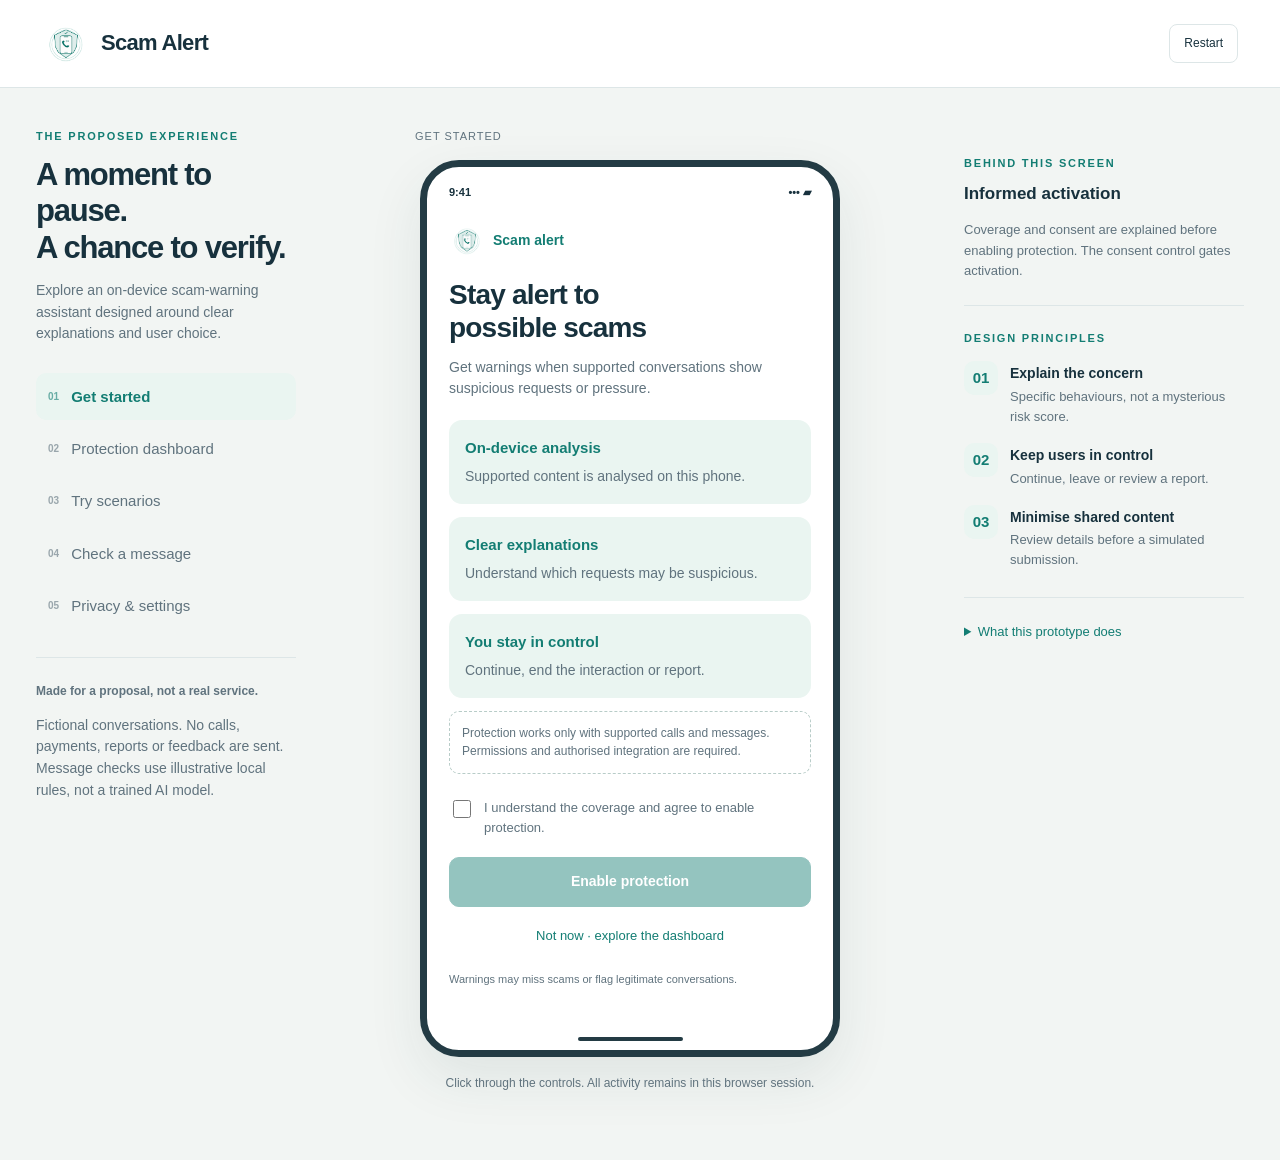
<file: index.html>
<!doctype html><html lang="en"><head><meta charset="utf-8"><meta name="viewport" content="width=device-width,initial-scale=1"><title>Scam Alert · Interactive prototype</title><meta name="description" content="Explore a proposed on-device scam-warning assistant through interactive, fictional scenarios."><link rel="stylesheet" href="./styles.css"><link rel="icon" type="image/png" href="./scam-alert-icon.png"></head><body><header><div class="logo"><img class="brand-icon" src="./scam-alert-icon.png" alt="">Scam Alert</div><div class="headeractions"><button class="smallbtn" data-action="reset">Restart</button></div></header><main class="layout"><aside class="sidebar"><div class="kicker">The proposed experience</div><h1>A moment to pause.<br>A chance to verify.</h1><p>Explore an on-device scam-warning assistant designed around clear explanations and user choice.</p><nav class="navigation" aria-label="Prototype sections"><button class="nav" data-action="nav" data-page="setup"><b>01</b>Get started</button><button class="nav" data-action="nav" data-page="dashboard"><b>02</b>Protection dashboard</button><button class="nav" data-action="nav" data-page="scenarios"><b>03</b>Try scenarios</button><button class="nav" data-action="nav" data-page="message"><b>04</b>Check a message</button><button class="nav" data-action="nav" data-page="settings"><b>05</b>Privacy & settings</button></nav><div class="sidefoot"><strong>Made for a proposal, not a real service.</strong><p>Fictional conversations. No calls, payments, reports or feedback are sent. Message checks use illustrative local rules, not a trained AI model.</p></div></aside><section class="stage"><div class="stage-label"><span id="screenName">01 / Welcome</span></div><div class="phone"><div class="statusbar"><span>9:41</span><span aria-hidden="true">••• ▰</span></div><div class="screen" id="screen" aria-live="polite"></div><div class="homebar"></div></div><p class="hint">Click through the controls. All activity remains in this browser session.</p></section><aside class="aside"><div class="kicker">Behind this screen</div><h2 id="explainTitle"></h2><p id="explainBody"></p><hr><div class="kicker">Design principles</div><div class="feature"><span class="symbol">01</span><div><strong>Explain the concern</strong><p>Specific behaviours, not a mysterious risk score.</p></div></div><div class="feature"><span class="symbol">02</span><div><strong>Keep users in control</strong><p>Continue, leave or review a report.</p></div></div><div class="feature"><span class="symbol">03</span><div><strong>Minimise shared content</strong><p>Review details before a simulated submission.</p></div></div><hr><details><summary>What this prototype does</summary><p>Demonstrates interface behaviour and scenario flows. It does not validate detection accuracy, multilingual support or banking integration. No external model or reporting endpoint is called.</p></details></aside></main><div id="toast" role="status"></div>
<script src="./app.js"></script></body></html>
</file>
<file: styles.css>
:root{--ink:#17313d;--muted:#60737e;--teal:#137d73;--light:#eaf5f1;--orange:#a44d14;--peach:#fff2e5;--line:#dde6e7;--red:#d84740}*{box-sizing:border-box}body{margin:0;font:15px/1.55 Arial,sans-serif;background:#f2f5f3;color:var(--ink)}button,input,textarea,select{font:inherit}button{cursor:pointer}button:disabled{cursor:not-allowed;opacity:.45}button:focus-visible,a:focus-visible,input:focus-visible,textarea:focus-visible,select:focus-visible{outline:3px solid #efab60;outline-offset:3px}header{height:88px;border-bottom:1px solid var(--line);background:#fff;display:flex;align-items:center;justify-content:space-between;padding:0 42px;gap:20px}.logo{display:flex;align-items:center;gap:11px;font-weight:750;font-size:22px;letter-spacing:-.7px}.logo svg{width:29px;height:33px;color:var(--teal)}.kicker{font-size:11px;letter-spacing:1.8px;text-transform:uppercase;font-weight:bold;color:var(--teal)}.tag{font-size:12px;padding:6px 12px;border:1px solid var(--line);border-radius:30px;color:var(--muted);display:inline-flex;align-items:center;gap:6px}.tag:before{content:'';width:6px;height:6px;border-radius:50%;background:#c48e45}.headeractions{display:flex;gap:10px;align-items:center}.smallbtn{padding:9px 14px;border:1px solid var(--line);background:#fff;border-radius:8px;font-size:12px;color:var(--ink)}.layout{max-width:1400px;margin:auto;display:grid;grid-template-columns:260px minmax(420px,1fr) 280px;gap:40px;padding:40px 36px 50px}.sidebar h1{font-size:31px;line-height:1.17;letter-spacing:-1.2px;margin:12px 0 14px}.sidebar p{color:var(--muted);font-size:14px}.navigation{margin:28px 0;display:flex;flex-direction:column;gap:5px}.nav{display:flex;text-align:left;gap:12px;align-items:center;border:0;background:transparent;padding:12px;border-radius:10px;color:var(--muted)}.nav b{font-size:10px;opacity:.6}.nav.active{background:var(--light);color:var(--teal);font-weight:bold}.sidefoot{font-size:12px;color:var(--muted);padding-top:24px;border-top:1px solid var(--line)}.stage{display:flex;flex-direction:column;align-items:center;min-width:0}.stage-label{display:flex;justify-content:space-between;width:100%;max-width:430px;margin-bottom:15px;font-size:11px;color:var(--muted);letter-spacing:1px;text-transform:uppercase}.phone{width:420px;max-width:100%;min-height:790px;border:7px solid #233b44;border-radius:39px;background:white;box-shadow:0 22px 55px #223d4217;overflow:hidden}.statusbar{display:flex;justify-content:space-between;padding:17px 22px 4px;font-size:11px;font-weight:bold}.screen{padding:18px 22px 24px;min-height:728px;display:flex;flex-direction:column;animation:enter .2s ease-out}.phonebrand{display:flex;align-items:center;gap:8px;font-size:14px;color:var(--teal);font-weight:bold;margin-bottom:26px}.phonebrand svg{width:20px;height:22px}.back{border:0;background:none;color:var(--teal);font-size:13px;padding:0;margin-left:auto}.screen h2{font-size:28px;line-height:1.17;letter-spacing:-.8px;margin:0 0 12px}.screen h3{font-size:15px;margin:0 0 7px}.sub{font-size:14px;color:var(--muted);margin:0 0 20px}.card{padding:16px;border-radius:13px;margin-bottom:13px;background:var(--light);font-size:14px}.card p{margin:0;color:var(--muted)}.card h3{color:var(--teal)}.card.plain{background:#fff;border:1px solid var(--line)}.card.warning{background:var(--peach)}.card.warning h3{color:var(--orange)}.card.danger{background:#fbeae7}.card.danger h3{color:#a63630}.btn{display:block;width:100%;border:1px solid var(--teal);background:var(--teal);color:white;font-weight:600;border-radius:10px;padding:13px 12px;margin:10px 0;min-height:46px;font-size:14px}.btn.outline{background:#fff;color:var(--teal)}.btn.danger{background:var(--red);border-color:var(--red)}.textbtn{border:0;background:none;color:var(--teal);padding:9px;font-size:13px;display:block;margin:auto}.footnote{font-size:11px;color:var(--muted);margin-top:16px}.spacer{flex:1;min-height:14px}.concept{text-transform:uppercase;letter-spacing:1.1px;font-size:8px;color:#8b9ba1;margin-top:18px}.consent{display:flex;gap:10px;align-items:flex-start;font-size:13px;color:var(--muted);padding:9px 0}.consent input{width:18px;height:18px;accent-color:var(--teal);flex-shrink:0;margin-top:2px}.steps{display:flex;gap:5px;margin:0 0 18px}.steps span{height:4px;background:#e5ecec;flex:1;border-radius:5px}.steps span.on{background:var(--teal)}.chat{border-radius:14px 14px 14px 3px;background:#f1f5f6;padding:14px;margin:11px 28px 12px 0;font-size:14px}.chat.user{background:var(--light);margin:11px 0 12px 28px;border-radius:14px 14px 3px 14px}.speaker{font-size:10px;letter-spacing:.8px;text-transform:uppercase;color:var(--muted);margin-bottom:5px}.chip{font-size:11px;padding:4px 8px;border-radius:30px;background:#fff5e9;color:var(--orange);display:inline-block;margin:0 5px 8px 0}.aside{padding-top:27px}.aside h2{font-size:17px;margin:9px 0}.aside p,.aside li{font-size:13px;color:var(--muted)}.aside ul{padding-left:18px}.aside hr{border:0;border-top:1px solid var(--line);margin:24px 0}.feature{display:flex;align-items:flex-start;gap:12px;margin:14px 0}.feature .symbol{width:34px;height:34px;display:grid;place-items:center;flex-shrink:0;background:var(--light);border-radius:10px;color:var(--teal);font-weight:bold}.feature strong{font-size:14px}.feature p{font-size:13px;color:var(--muted);margin:2px 0}.screen textarea,.screen input[type=text],.screen select{width:100%;border:1px solid #cbd9dd;border-radius:10px;padding:12px;background:#fcfdfd;color:var(--ink);font-size:14px}.screen textarea{min-height:150px;resize:vertical}.fieldlabel{font-size:13px;font-weight:bold;margin:8px 0;display:block}.toggle{display:flex;align-items:center;justify-content:space-between;gap:14px;padding:14px 0;border-bottom:1px solid var(--line);font-size:14px}.toggle input{width:20px;height:20px;accent-color:var(--teal)}.report-field{display:flex;gap:10px;align-items:flex-start;border:1px solid var(--line);padding:12px;border-radius:10px;margin:10px 0;font-size:14px}.report-field input{accent-color:var(--teal);width:18px;height:18px;margin-top:3px}.report-field small{display:block;font-size:12px;color:var(--muted);margin-top:4px}.error{color:#b33632;font-size:13px}.notice{font-size:12px;color:var(--muted);padding:12px;border:1px dashed #b8ccc8;border-radius:10px;margin-bottom:15px}.scenario{display:block;text-align:left;width:100%;padding:14px;margin-bottom:10px;background:#fff;border:1px solid var(--line);border-radius:12px}.scenario strong{font-size:14px;display:block;color:var(--ink)}.scenario small{font-size:12px;color:var(--muted)}.scenario:hover{border-color:var(--teal);background:#f6fbf9}.success-icon{background:var(--light);color:var(--teal);font-size:28px;width:62px;height:62px;border-radius:50%;display:grid;place-items:center;margin:0 0 20px}.toast{position:fixed;bottom:22px;left:50%;transform:translateX(-50%);background:var(--ink);color:white;padding:12px 20px;border-radius:10px;font-size:13px;z-index:10;box-shadow:0 5px 15px #0002}.homebar{height:4px;background:#233b44;width:105px;border-radius:5px;margin:0 auto 9px}.hint{margin:17px 0;color:var(--muted);font-size:12px;text-align:center;max-width:420px}summary{cursor:pointer;font-size:13px;color:var(--teal)}details p{font-size:12px;color:var(--muted)}@keyframes enter{from{opacity:0;transform:translateY(5px)}to{opacity:1;transform:translateY(0)}}@media(max-width:1100px){.layout{grid-template-columns:220px 1fr;gap:30px}.aside{display:none}}@media(max-width:700px){header{padding:0 16px;height:70px}.tag{display:none}.headeractions .smallbtn:first-child{display:none}.layout{display:block;padding:20px 12px}.sidebar h1,.sidebar>p,.sidebar>.kicker,.sidefoot{display:none}.navigation{margin:0 0 20px;flex-direction:row;overflow:auto;gap:5px}.nav{white-space:nowrap;padding:9px;font-size:12px}.nav b{display:none}.phone{width:420px;min-height:760px}.screen{min-height:700px}.stage-label{padding:0 8px}.logo{font-size:19px}}

/* Presentation-ready refinements */
.brand-icon{width:48px;height:48px;object-fit:contain;flex-shrink:0}.phonebrand .brand-icon{width:36px;height:36px}.phonebrand{margin-bottom:20px}.analysis-panel{border:1px solid var(--line);border-radius:12px;padding:14px;background:#f7faf9;margin:12px 0}.analysis-panel p{font-size:12px;color:var(--muted);margin:8px 0}.btn:hover{filter:brightness(.96)}.card.danger{border-left:4px solid var(--red)}.phone{transition:box-shadow .2s}.screen{overflow-wrap:anywhere}.screen select{min-height:46px}.navigation{scrollbar-width:thin}@media(prefers-reduced-motion:reduce){*{animation:none!important;scroll-behavior:auto!important;transition:none!important}}@media(max-width:400px){.screen{padding:16px}.screen h2{font-size:25px}.logo .brand-icon{width:38px;height:38px}.phone{border-width:5px}.headeractions{gap:4px}header{padding:0 10px}}

.language-control select{max-width:155px;border:1px solid var(--line);border-radius:8px;padding:9px;background:white;color:var(--ink);font:inherit;font-size:13px}.sr-only{position:absolute;width:1px;height:1px;padding:0;margin:-1px;overflow:hidden;clip:rect(0,0,0,0);white-space:nowrap;border:0}html[lang=ta] body{line-height:1.75}html[lang=ta] .screen h2{font-size:24px;line-height:1.5}html[lang=ta] .nav{font-size:12px}html[lang=ta] .btn{line-height:1.6}html[lang=ta] .sidebar h1{font-size:26px;line-height:1.5}@media(max-width:700px){.language-control select{max-width:115px;font-size:12px}.headeractions{gap:6px}.logo{gap:4px;font-size:15px}.logo .brand-icon{width:32px;height:32px}}
</file>
